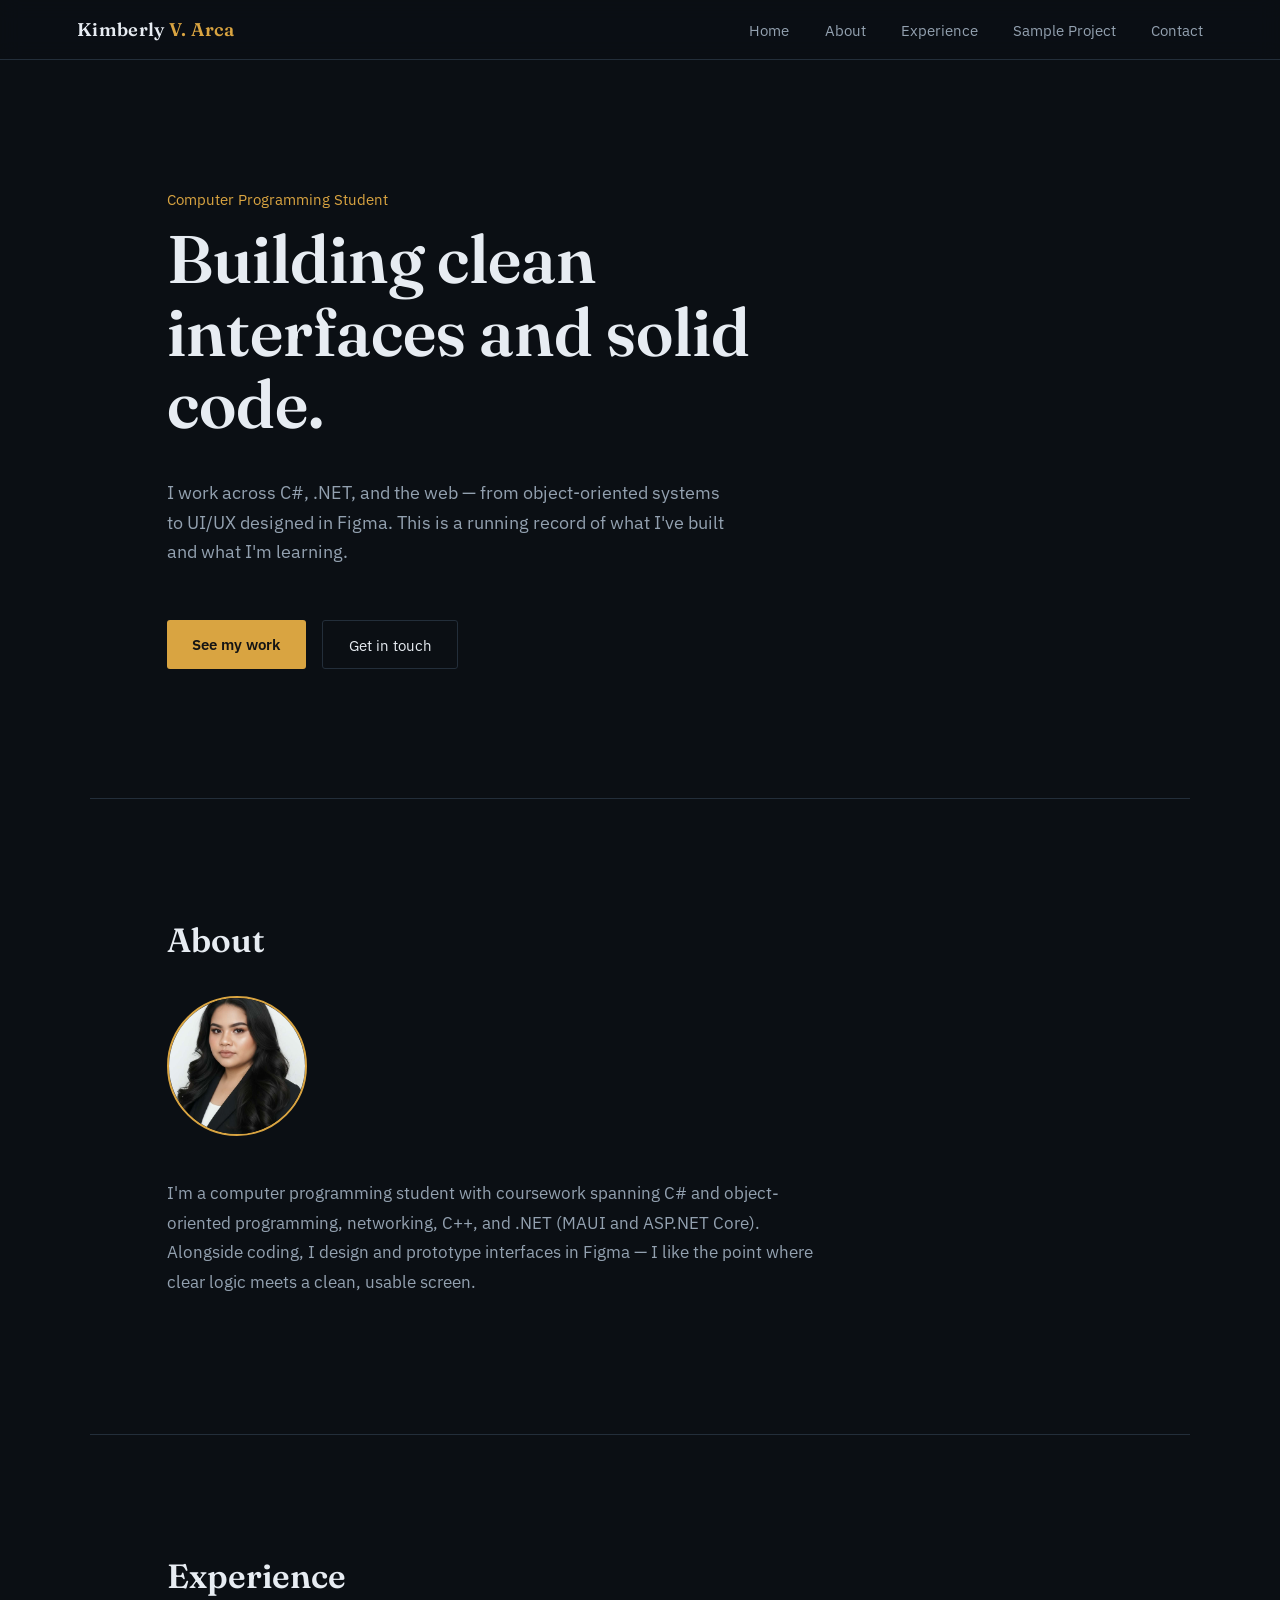
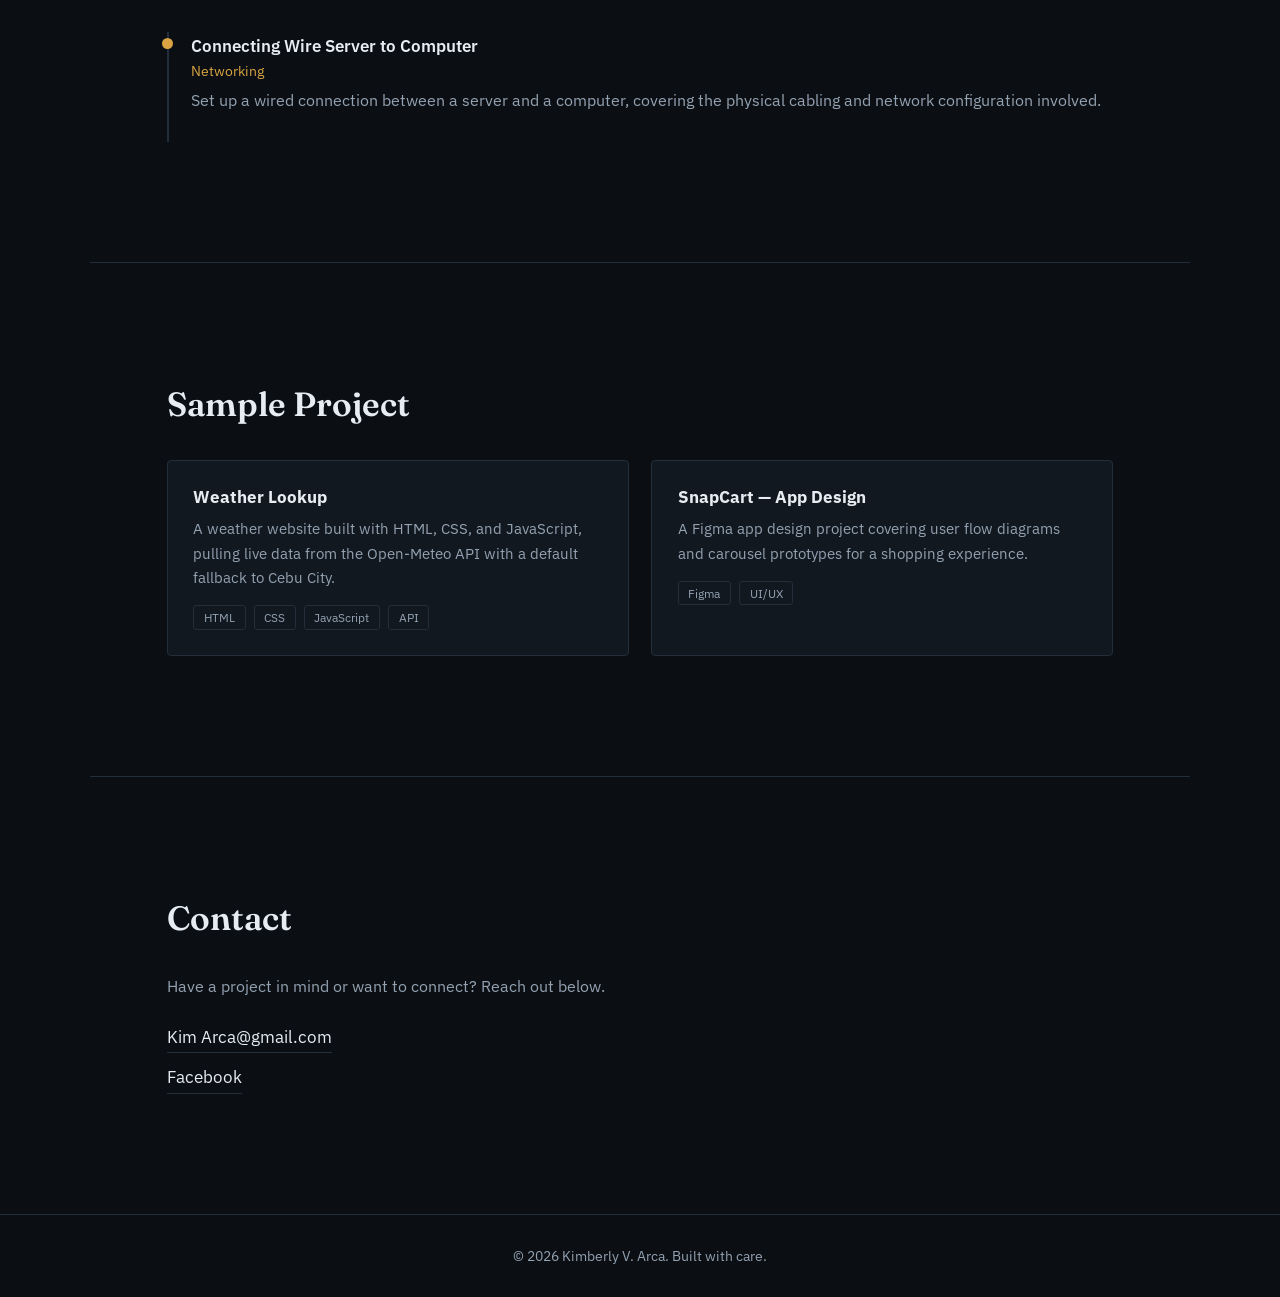
<file: index.html>
<!DOCTYPE html>
<html lang="en">
<head>
<meta charset="UTF-8">
<meta name="viewport" content="width=device-width, initial-scale=1, viewport-fit=cover">
<title>Kimberly V. Arca — Portfolio</title>
<link rel="preconnect" href="https://fonts.googleapis.com">
<link rel="preconnect" href="https://fonts.gstatic.com" crossorigin>
<link href="https://fonts.googleapis.com/css2?family=Fraunces:opsz,wght@9..144,400;9..144,600&family=IBM+Plex+Sans:wght@400;500;600&display=swap" rel="stylesheet">
<link rel="stylesheet" href="kim.css">
</head>
<body>

<header>
  <a href="#home" class="brand">Kimberly <span>V. Arca</span></a>
  <button class="menu-toggle" id="menuToggle" aria-expanded="false" aria-controls="mainNav">Menu</button>
  <nav id="mainNav">
    <a href="#home">Home</a>
    <a href="#about">About</a>
    <a href="#experience">Experience</a>
    <a href="#projects">Sample Project</a>
    <a href="#contact">Contact</a>
  </nav>
</header>

<section id="home">
  <div class="eyebrow">Computer Programming Student</div>
  <h1>Building clean interfaces and solid code.</h1>
  <p>I work across C#, .NET, and the web — from object-oriented systems to UI/UX designed in Figma. This is a running record of what I've built and what I'm learning.</p>
  <div class="cta-row">
    <a href="#projects" class="btn btn-primary">See my work</a>
    <a href="#contact" class="btn btn-ghost">Get in touch</a>
  </div>
</section>

<section id="about">
  <h2>About</h2>
  <img src="kim2.jpe" alt="Kimberly V. Arca" class="about-photo">
  <p>I'm a computer programming student with coursework spanning C# and object-oriented programming, networking, C++, and .NET (MAUI and ASP.NET Core). Alongside coding, I design and prototype interfaces in Figma — I like the point where clear logic meets a clean, usable screen.</p>
</section>

<section id="experience">
  <h2>Experience</h2>
  <div class="exp-item">
    <h3>Connecting Wire Server to Computer</h3>
    <div class="meta">Networking</div>
    <p>Set up a wired connection between a server and a computer, covering the physical cabling and network configuration involved.</p>
  </div>
</section>

<section id="projects">
  <h2>Sample Project</h2>
  <div class="proj-grid">
    <div class="proj-card">
      <h3>Weather Lookup</h3>
      <p>A weather website built with HTML, CSS, and JavaScript, pulling live data from the Open-Meteo API with a default fallback to Cebu City.</p>
      <div class="proj-tags"><span>HTML</span><span>CSS</span><span>JavaScript</span><span>API</span></div>
    </div>
    <div class="proj-card">
      <h3>SnapCart — App Design</h3>
      <p>A Figma app design project covering user flow diagrams and carousel prototypes for a shopping experience.</p>
      <div class="proj-tags"><span>Figma</span><span>UI/UX</span></div>
    </div>
  </div>
</section>

<section id="contact">
  <h2>Contact</h2>
  <p>Have a project in mind or want to connect? Reach out below.</p>
  <div class="contact-links">
    <a href="mailto:jay@example.com">Kim Arca@gmail.com</a>
    <a href="https://www.facebook.com/profile.php?id=100093212272700" target="_blank" rel="noopener">Facebook</a>

  </div>
</section>

<footer>© 2026 Kimberly V. Arca. Built with care.</footer>

<script src="Kim.js"></script>
</body>
</html>
</file>
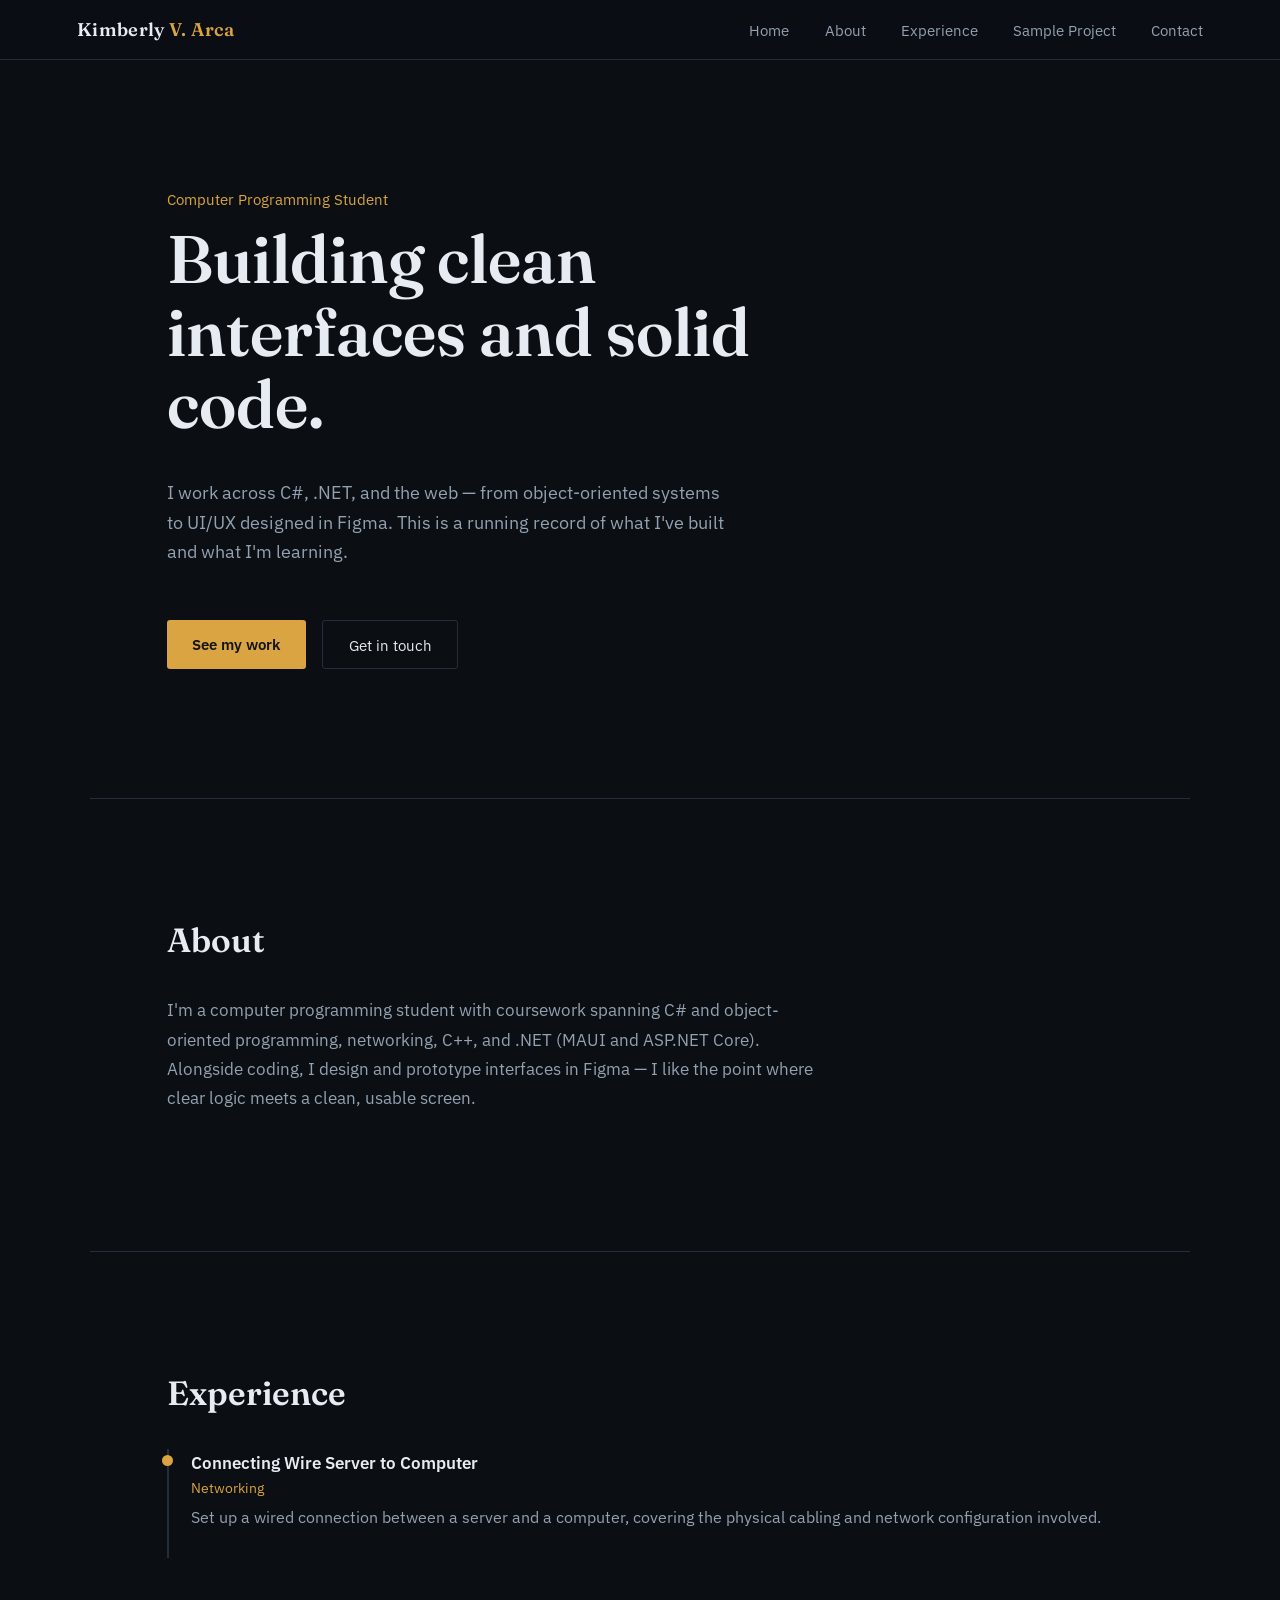
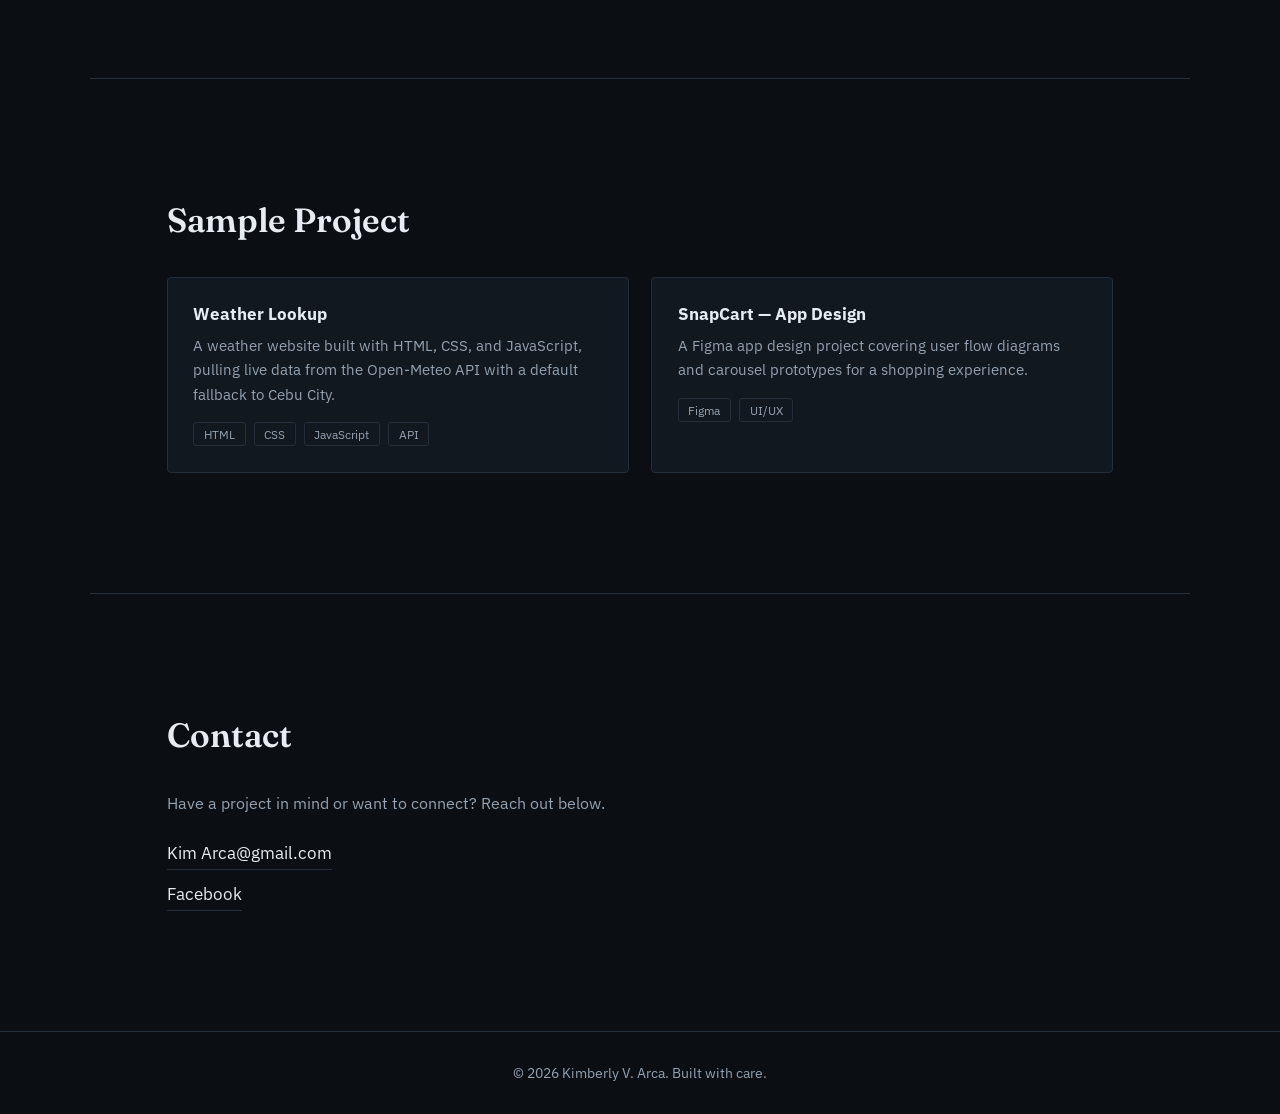
<file: Kim.html>
<!DOCTYPE html>
<html lang="en">
<head>
<meta charset="UTF-8">
<meta name="viewport" content="width=device-width, initial-scale=1, viewport-fit=cover">
<title>Kimberly V. Arca — Portfolio</title>
<link rel="preconnect" href="https://fonts.googleapis.com">
<link rel="preconnect" href="https://fonts.gstatic.com" crossorigin>
<link href="https://fonts.googleapis.com/css2?family=Fraunces:opsz,wght@9..144,400;9..144,600&family=IBM+Plex+Sans:wght@400;500;600&display=swap" rel="stylesheet">
<link rel="stylesheet" href="kim.css">
</head>
<body>

<header>
  <a href="#home" class="brand">Kimberly <span>V. Arca</span></a>
  <button class="menu-toggle" id="menuToggle" aria-expanded="false" aria-controls="mainNav">Menu</button>
  <nav id="mainNav">
    <a href="#home">Home</a>
    <a href="#about">About</a>
    <a href="#experience">Experience</a>
    <a href="#projects">Sample Project</a>
    <a href="#contact">Contact</a>
  </nav>
</header>

<section id="home">
  <div class="eyebrow">Computer Programming Student</div>
  <h1>Building clean interfaces and solid code.</h1>
  <p>I work across C#, .NET, and the web — from object-oriented systems to UI/UX designed in Figma. This is a running record of what I've built and what I'm learning.</p>
  <div class="cta-row">
    <a href="#projects" class="btn btn-primary">See my work</a>
    <a href="#contact" class="btn btn-ghost">Get in touch</a>
  </div>
</section>

<section id="about">
  <h2>About</h2>
  <p>I'm a computer programming student with coursework spanning C# and object-oriented programming, networking, C++, and .NET (MAUI and ASP.NET Core). Alongside coding, I design and prototype interfaces in Figma — I like the point where clear logic meets a clean, usable screen.</p>
</section>

<section id="experience">
  <h2>Experience</h2>
  <div class="exp-item">
    <h3>Connecting Wire Server to Computer</h3>
    <div class="meta">Networking</div>
    <p>Set up a wired connection between a server and a computer, covering the physical cabling and network configuration involved.</p>
  </div>
</section>

<section id="projects">
  <h2>Sample Project</h2>
  <div class="proj-grid">
    <div class="proj-card">
      <h3>Weather Lookup</h3>
      <p>A weather website built with HTML, CSS, and JavaScript, pulling live data from the Open-Meteo API with a default fallback to Cebu City.</p>
      <div class="proj-tags"><span>HTML</span><span>CSS</span><span>JavaScript</span><span>API</span></div>
    </div>
    <div class="proj-card">
      <h3>SnapCart — App Design</h3>
      <p>A Figma app design project covering user flow diagrams and carousel prototypes for a shopping experience.</p>
      <div class="proj-tags"><span>Figma</span><span>UI/UX</span></div>
    </div>
  </div>
</section>

<section id="contact">
  <h2>Contact</h2>
  <p>Have a project in mind or want to connect? Reach out below.</p>
  <div class="contact-links">
    <a href="mailto:jay@example.com">Kim Arca@gmail.com</a>
    <a href="https://www.facebook.com/profile.php?id=100093212272700" target="_blank" rel="noopener">Facebook</a>

  </div>
</section>

<footer>© 2026 Kimberly V. Arca. Built with care.</footer>

<script src="Kim.js"></script>
</body>
</html>
</file>
<file: kim.css>
:root{
  --bg:#0B0F14;
  --surface:#111820;
  --surface-2:#151E28;
  --line:#232E3A;
  --text:#E7ECF2;
  --text-dim:#93A1B0;
  --accent:#D9A441;
  box-sizing:border-box;
  padding-top:env(safe-area-inset-top,0px);
  padding-bottom:env(safe-area-inset-bottom,0px);
}
*{box-sizing:border-box;}
html{scroll-behavior:smooth;scroll-padding-top:76px;}
body{
  margin:0;background:var(--bg);color:var(--text);
  font-family:'IBM Plex Sans',system-ui,sans-serif;
  -webkit-font-smoothing:antialiased;
}
h1,h2,.brand{font-family:'Fraunces',Georgia,serif;}
a{color:inherit;text-decoration:none;}

header{
  position:sticky;top:env(safe-area-inset-top,0px);z-index:50;
  display:flex;align-items:center;justify-content:space-between;
  padding:18px 6vw;
  background:rgba(11,15,20,0.85);backdrop-filter:blur(10px);
  border-bottom:1px solid var(--line);
}
.brand{font-size:1.15rem;font-weight:600;letter-spacing:.02em;}
.brand span{color:var(--accent);}
nav{display:flex;gap:2.2rem;}
nav a{
  font-size:0.95rem;color:var(--text-dim);position:relative;
  transition:color .2s ease;
}
nav a:hover, nav a:focus-visible{color:var(--text);}
nav a::after{
  content:"";position:absolute;left:0;bottom:-6px;width:0;height:1px;
  background:var(--accent);transition:width .25s ease;
}
nav a:hover::after, nav a:focus-visible::after{width:100%;}
nav a:focus-visible{outline:2px solid var(--accent);outline-offset:4px;}
.menu-toggle{display:none;background:none;border:1px solid var(--line);color:var(--text);
  padding:8px 12px;border-radius:4px;font-size:1rem;}

section{padding:min(14vh,120px) 6vw;max-width:1100px;margin:0 auto;}
section + section{border-top:1px solid var(--line);}

#home{
  min-height:82vh;display:flex;flex-direction:column;justify-content:center;
  max-width:1100px;
}
#home .eyebrow{color:var(--accent);font-size:0.95rem;margin-bottom:0.9rem;}
#home h1{font-size:clamp(2.4rem,6vw,4.2rem);line-height:1.08;font-weight:600;
  max-width:14ch;margin:0 0 1.2rem;}
#home p{color:var(--text-dim);font-size:1.15rem;max-width:52ch;line-height:1.6;}
.cta-row{margin-top:2.2rem;display:flex;gap:1rem;flex-wrap:wrap;}
.btn{padding:0.85rem 1.6rem;border-radius:3px;font-size:0.95rem;}
.btn-primary{background:var(--accent);color:#141414;font-weight:600;}
.btn-ghost{border:1px solid var(--line);color:var(--text);}

h2{font-size:clamp(1.6rem,3vw,2.1rem);font-weight:600;margin:0 0 2.2rem;}

#about p{color:var(--text-dim);line-height:1.75;max-width:65ch;font-size:1.05rem;}

.exp-item{border-left:2px solid var(--line);padding:0.2rem 0 1.8rem 1.4rem;position:relative;}
.exp-item::before{content:"";position:absolute;left:-6.5px;top:6px;width:11px;height:11px;
  border-radius:50%;background:var(--accent);}
.exp-item h3{margin:0 0 0.3rem;font-size:1.05rem;font-weight:600;}
.exp-item .meta{color:var(--accent);font-size:0.85rem;margin-bottom:0.5rem;}
.exp-item p{color:var(--text-dim);margin:0;line-height:1.6;font-size:0.97rem;}

.proj-grid{display:grid;grid-template-columns:repeat(auto-fit,minmax(260px,1fr));gap:1.4rem;}
.proj-card{background:var(--surface);border:1px solid var(--line);padding:1.6rem;border-radius:4px;}
.proj-card h3{margin:0 0 0.5rem;font-size:1.05rem;}
.proj-card p{color:var(--text-dim);font-size:0.95rem;line-height:1.6;margin:0 0 1rem;}
.proj-tags{display:flex;gap:0.5rem;flex-wrap:wrap;}
.proj-tags span{font-size:0.78rem;color:var(--text-dim);border:1px solid var(--line);
  padding:0.2rem 0.6rem;border-radius:3px;}

#contact p{color:var(--text-dim);max-width:50ch;line-height:1.6;}
.contact-links{margin-top:1.6rem;display:flex;flex-direction:column;gap:0.8rem;}
.contact-links a{font-size:1.05rem;border-bottom:1px solid var(--line);padding-bottom:0.3rem;
  width:fit-content;}
.contact-links a:hover{border-color:var(--accent);color:var(--accent);}

footer{padding:2rem 6vw;color:var(--text-dim);font-size:0.85rem;text-align:center;
  border-top:1px solid var(--line);}

@media(max-width:720px){
  nav{position:fixed;top:64px;left:0;right:0;background:var(--bg);
    flex-direction:column;padding:1.4rem 6vw;gap:1.2rem;
    border-bottom:1px solid var(--line);transform:translateY(-130%);
    transition:transform .25s ease;}
  nav.open{transform:translateY(0);}
  .menu-toggle{display:block;}
}
@media (prefers-reduced-motion: reduce){
  html{scroll-behavior:auto;}
  *{transition:none !important;}
}
.about-photo{
  width:140px;
  height:140px;
  object-fit:cover;
  border-radius:50%;
  border:2px solid var(--accent);
  margin-bottom:1.4rem;
}
</file>
